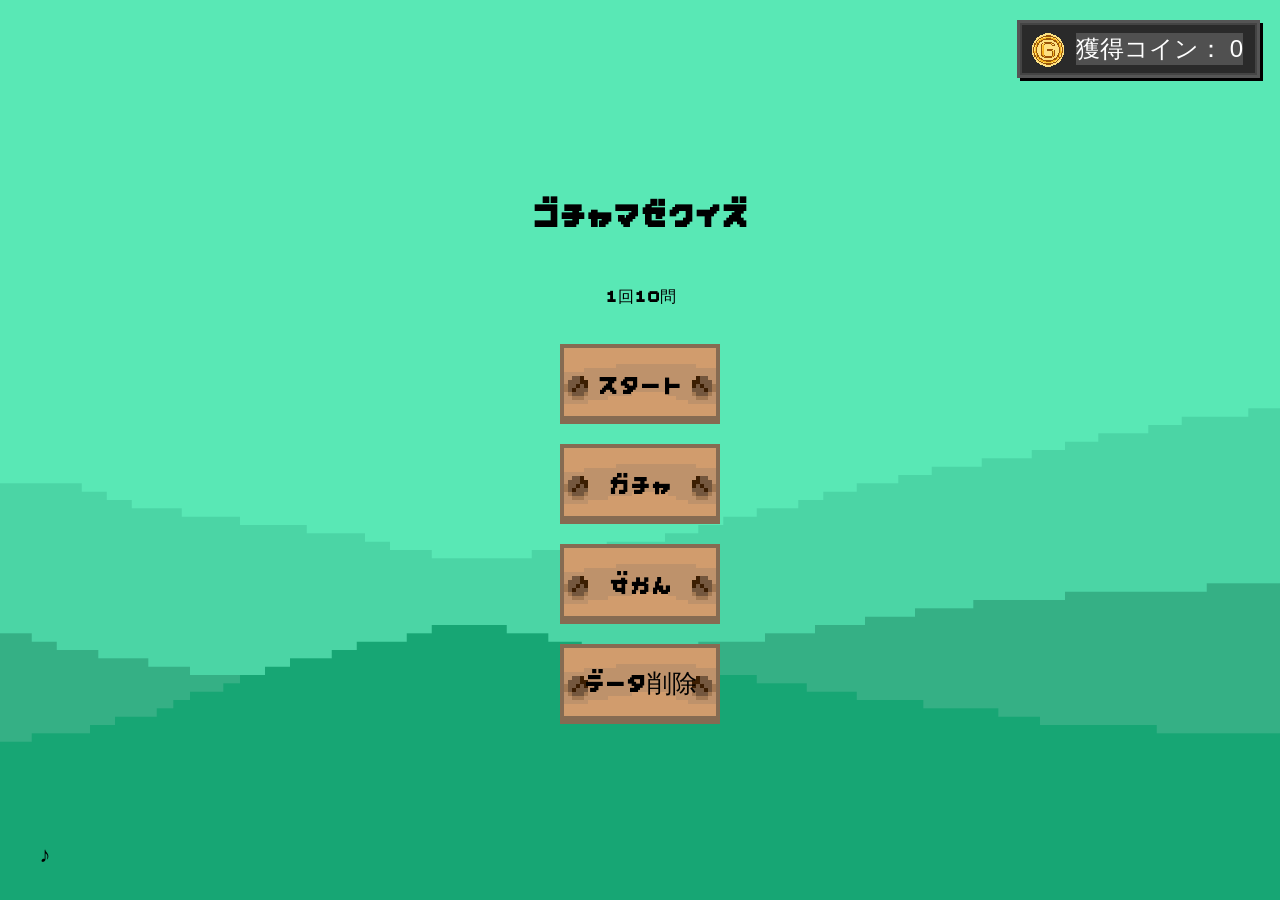
<file: quiz/index.html>
<!DOCTYPE html>
<html lang="ja">
<head>
    <meta charset="UTF-8">
    <meta name="viewport" content="width=device-width, initial-scale=1.0">
    <link rel="stylesheet" href="css/common.css">
    <link rel="stylesheet" href="css/index.css">
    <title>ゴチャマゼクイズ</title>
</head>

<body>
    
    <!-- 曲 -->
    <audio id="bgm" src="bgm/index.mp3" autoplay loop></audio> 

    <!-- 獲得コイン数 -->
    <div class="coins">
        <img src="img/coin.png" alt="">
        <p id="totalcoin">獲得コイン：０</p>
    </div>

    <!--BGMミュートボタン追加-->
    <button class="mute-btn" id="muteBtn" type="button" aria-label="BGMのミュート切り替え" title="BGM ON/OFF">
        ♪
    </button>

    <div class="container">
    <h1>ゴチャマゼクイズ</h1>
    <p>１回１０問</p>
    
    
    <!-- スタートボタン -->
    <button class="start-btn" onclick="location.href='quiz.html'">
        スタート
    </button>
    <!-- ガチャボタン -->
    <button class="gacha-btn" onclick="location.href='gacha.html'">
        ガチャ
    </button>
    <!-- 図鑑ボタン -->
    <button class="zukan-btn" onclick="location.href='zukan.html'">
        ずかん
    </button>
    <!-- データ削除ボタン -->
    <button class="delete-btn" onclick="confirmReset()">
      データ削除
    </button>
    
    </div>

    <!-- js -->
    <script src="common.js"></script>
    <script src="index.js"></script>
    <script>
        // ============================================================
        // データ削除：確認ダイアログ付き
        // ============================================================
        function confirmReset() {
            if (confirm('本当にデータを削除しますか？\nこの操作は元に戻せません。')) {
                resetcoin(); // common.js の関数を呼ぶ
            }
        }

        // ============================================================
        // コイン数更新時にアニメーション（common.jsからも呼び出し可）
        // ============================================================
        function animateCoin() {
            const coinsEl = document.querySelector('.coins');
            coinsEl.classList.remove('bounce');
            // 一度外してから付け直すことで再生させる
            void coinsEl.offsetWidth;
            coinsEl.classList.add('bounce');
        }
    </script>
</body>
</html>
</file>
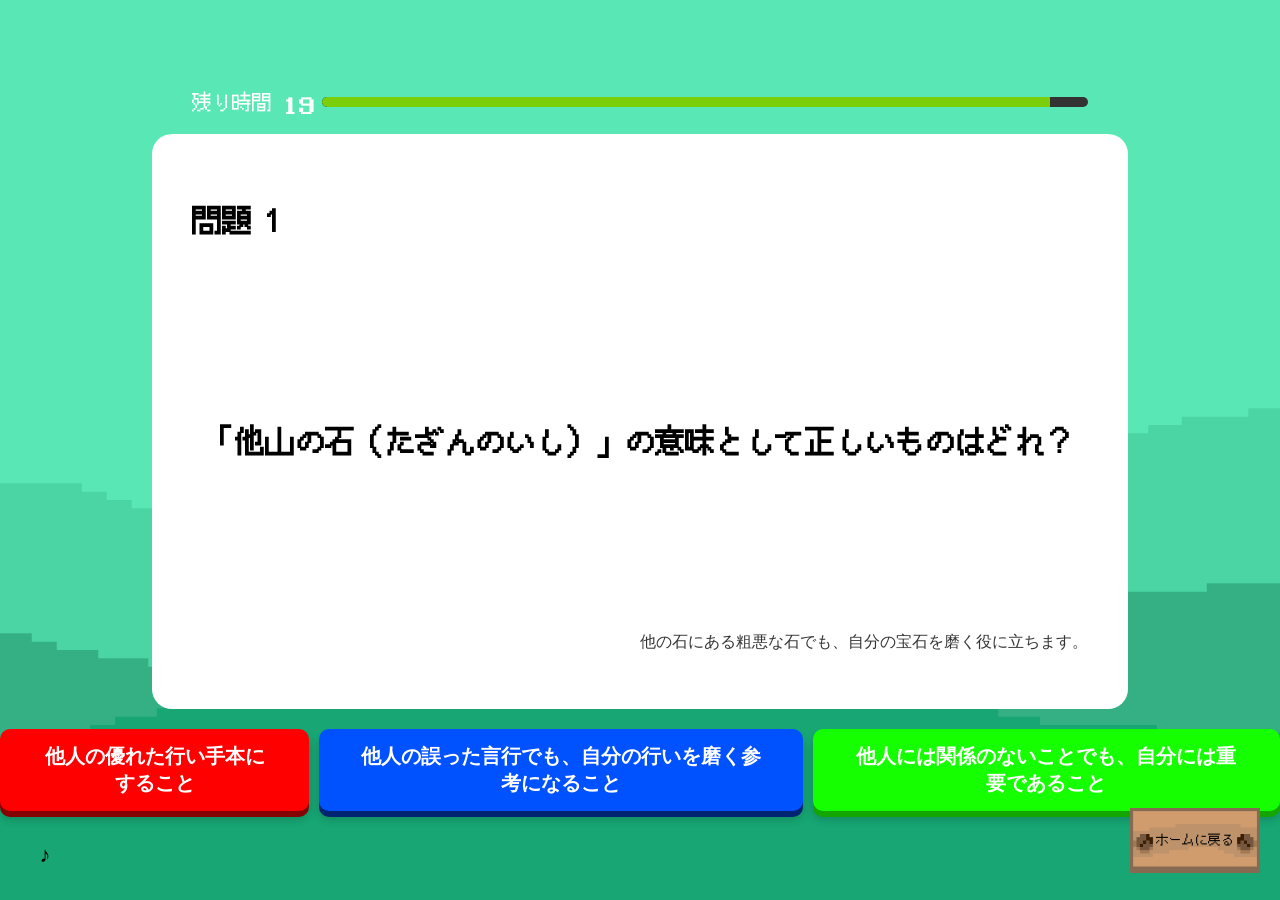
<file: quiz/quiz.html>
<!DOCTYPE html>
<html lang="ja">
<head>
    <meta charset="UTF-8">
    <meta name="viewport" content="width=device-width, initial-scale=1.0">
    <link rel="stylesheet" href="css/common.css">
    <link rel="stylesheet" href="css/quiz.css">
    <title>ゴチャマゼクイズ</title>
</head>
<body class="quiz-page">

    <!-- 曲 -->
    <audio id="bgm" src="bgm/quiz.mp3" autoplay loop></audio> 

    <!--BGMミュートボタン追加-->
    <button class="mute-btn" id="muteBtn" type="button" aria-label="BGMのミュート切り替え" title="BGM ON/OFF">
        ♪
    </button>

    <!-- 残り時間 -->
    <div id="timer-container">  
        <span id="timer-text">残り時間</span>
        <span id="timer-label">20</span>
        <div id="timer-bar-container">
            <div id="timer-bar"></div>
        </div>
    </div>

    <!-- 問題文 -->
    <div id="quiz">
        <p id="number">問題1</p>
        <h1 id="explanation">問題文表示</h3>
        <p id="hint">ヒント</p>
    </div>

    <!-- 選択肢 -->
        <div class="button-area">
            <button type="button" id="button1">1</button>
            <button type="button" id="button2">2</button>
            <button type="button" id="button3">3</button>
        </div>

    <!-- ホームボタン -->
        <button class="home-btn" onclick="location.href='index.html'">
            ホームに戻る
        </button>

    <!-- js -->
    <script src="common.js"></script>
    <script src="quiz.js"></script>
</body>
</html>
</file>
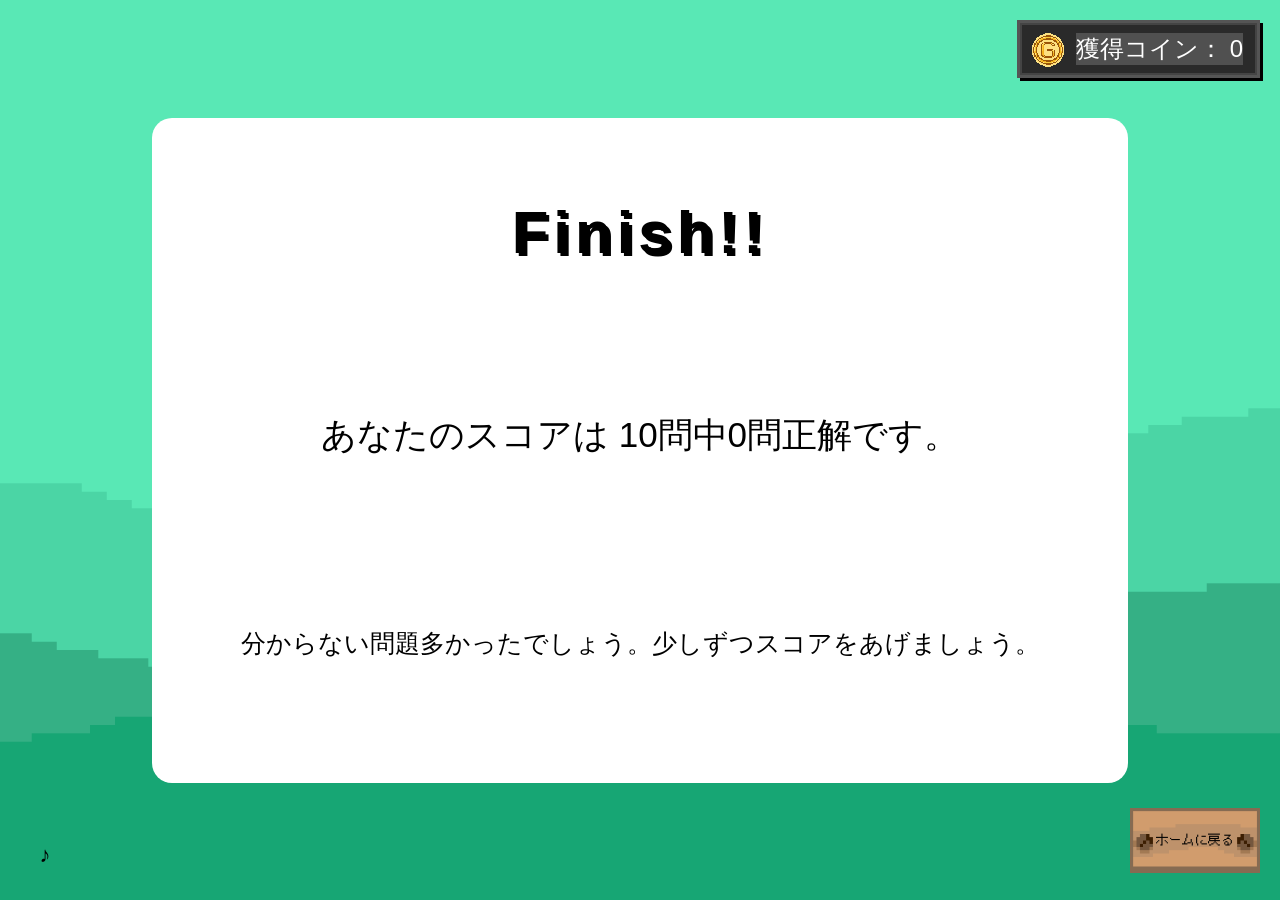
<file: quiz/result.html>
<!DOCTYPE html>
<html lang="ja">
<head>
    <meta charset="UTF-8">
    <meta name="viewport" content="width=device-width, initial-scale=1.0">
    <link rel="stylesheet" href="css/common.css">
    <link rel="stylesheet" href="css/result.css">
    <title>ゴチャマゼクイズ</title>
</head>
<body class="result-page">

    <!-- 曲 -->
    <audio id="bgm" src="bgm/result.mp3" autoplay loop></audio> 

    <!--BGMミュートボタン追加-->
    <button class="mute-btn" id="muteBtn" type="button" aria-label="BGMのミュート切り替え" title="BGM ON/OFF">
        ♪
    </button>

    <!-- 獲得コイン数 -->
    <div class="coins">
        <img src="img/coin.png" alt="">
        <p id="totalcoin">獲得コイン：０</p>
    </div>

    <!-- 結果表示エリア -->
    <div id="result">
        <p id="finish">Finish!!</h1>
        <p id="comment1">あなたのスコアは○問正解です</p>
        <p id="comment2">おめでとう</p>
    </div>

    <!-- ホームボタン -->
    <button class="home-btn" onclick="location.href='index.html'">
        ホームに戻る
    </button>

    <!-- js -->
    <script src="common.js"></script>
    <script src="result.js"></script>
</body>
</html>
</file>
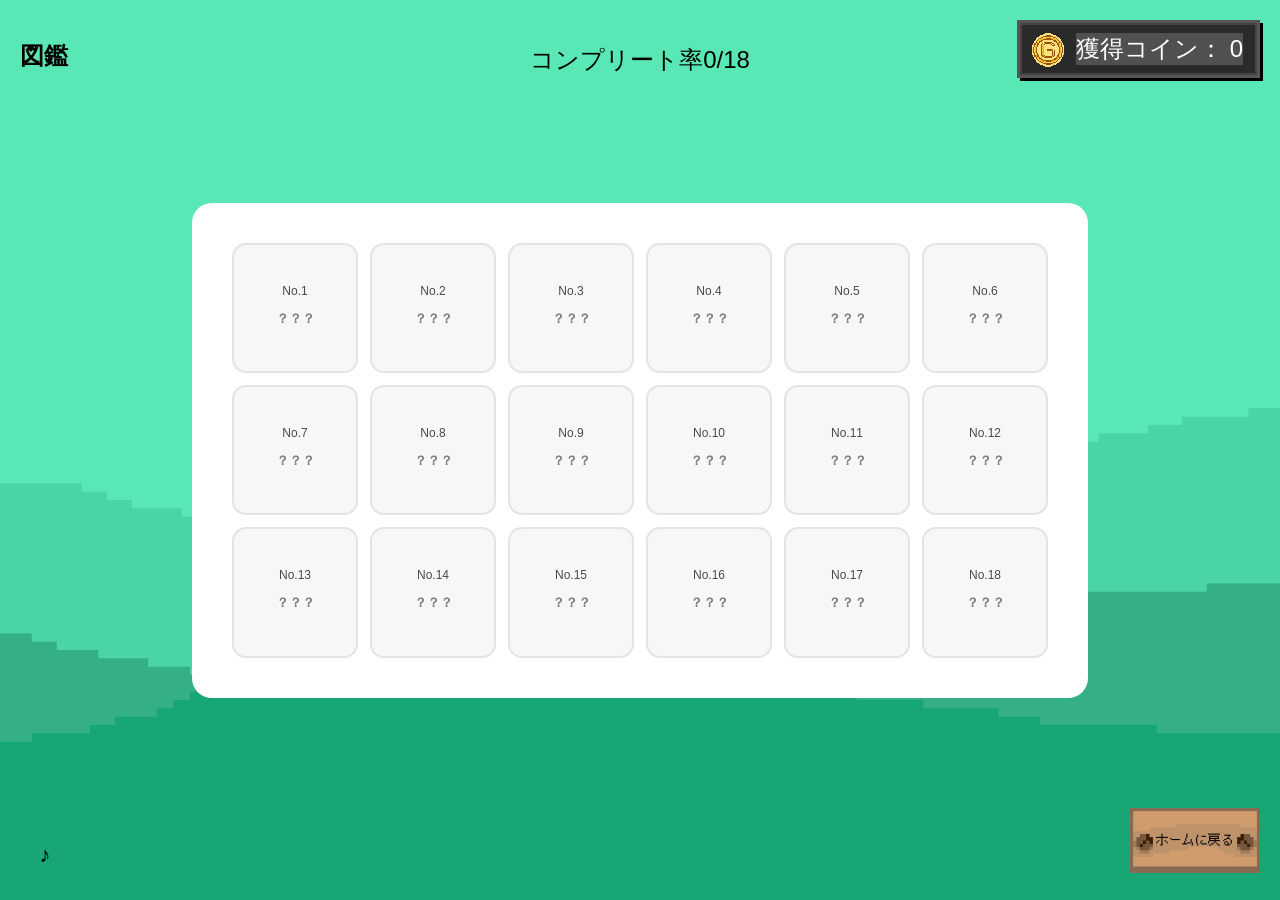
<file: quiz/zukan.html>
<!DOCTYPE html>
<html lang="ja">
<head>
    <meta charset="UTF-8">
    <meta name="viewport" content="width=device-width, initial-scale=1.0">
    <link rel="stylesheet" href="css/common.css">
    <link rel="stylesheet" href="css/zukan.css">
    <title>ゴチャマゼクイズ</title>
</head>
<body class="zukan-page">

    <!-- 曲 -->
    <audio id="bgm" src="bgm/zukan.mp3" autoplay loop></audio> 

    <!--BGMミュートボタン追加-->
    <button class="mute-btn" id="muteBtn" type="button" aria-label="BGMのミュート切り替え" title="BGM ON/OFF">
        ♪
    </button>

    <!-- 獲得コイン数 -->
    <div class="coins">
        <img src="img/coin.png" alt="">
        <p id="totalcoin">獲得コイン：０</p>
    </div>

    <h2 id="zukanH2">図鑑</h2>

    <!-- コンプリート率 -->
    <p id="collect">コンプリート率0/0</p>

    <div id="encyclopedia">
    <!-- 18枠（未取得は初期状態で？？？表示） -->
    <div class="zukan-slot locked" data-id="1">
      <div class="slot-no">No.1</div>
      <img class="slot-img" alt="">
      <div class="slot-name">???</div>
      <div class="slot-count"></div>
    </div>

    <div class="zukan-slot locked" data-id="2">
      <div class="slot-no">No.2</div>
      <img class="slot-img" alt="">
      <div class="slot-name">???</div>
      <div class="slot-count"></div>
    </div>

    <div class="zukan-slot locked" data-id="3">
      <div class="slot-no">No.3</div>
      <img class="slot-img" alt="">
      <div class="slot-name">???</div>
      <div class="slot-count"></div>
    </div>

    <div class="zukan-slot locked" data-id="4">
      <div class="slot-no">No.4</div>
      <img class="slot-img" alt="">
      <div class="slot-name">???</div>
      <div class="slot-count"></div>
    </div>

    <div class="zukan-slot locked" data-id="5">
      <div class="slot-no">No.5</div>
      <img class="slot-img" alt="">
      <div class="slot-name">???</div>
      <div class="slot-count"></div>
    </div>

    <div class="zukan-slot locked" data-id="6">
      <div class="slot-no">No.6</div>
      <img class="slot-img" alt="">
      <div class="slot-name">???</div>
      <div class="slot-count"></div>
    </div>

    <div class="zukan-slot locked" data-id="7">
      <div class="slot-no">No.7</div>
      <img class="slot-img" alt="">
      <div class="slot-name">???</div>
      <div class="slot-count"></div>
    </div>

    <div class="zukan-slot locked" data-id="8">
      <div class="slot-no">No.8</div>
      <img class="slot-img" alt="">
      <div class="slot-name">???</div>
      <div class="slot-count"></div>
    </div>

    <div class="zukan-slot locked" data-id="9">
      <div class="slot-no">No.9</div>
      <img class="slot-img" alt="">
      <div class="slot-name">???</div>
      <div class="slot-count"></div>
    </div>

    <div class="zukan-slot locked" data-id="10">
      <div class="slot-no">No.10</div>
      <img class="slot-img" alt="">
      <div class="slot-name">???</div>
     <div class="slot-count"></div>
    </div>

    <div class="zukan-slot locked" data-id="11">
      <div class="slot-no">No.11</div>
      <img class="slot-img" alt="">
      <div class="slot-name">???</div>
      <div class="slot-count"></div>
    </div>

    <div class="zukan-slot locked" data-id="12">
      <div class="slot-no">No.12</div>
      <img class="slot-img" alt="">
      <div class="slot-name">???</div>
      <div class="slot-count"></div>
    </div>

    <div class="zukan-slot locked" data-id="13">
      <div class="slot-no">No.13</div>
      <img class="slot-img" alt="">
      <div class="slot-name">???</div>
      <div class="slot-count"></div>
    </div>

    <div class="zukan-slot locked" data-id="14">
      <div class="slot-no">No.14</div>
      <img class="slot-img" alt="">
      <div class="slot-name">???</div>
      <div class="slot-count"></div>
    </div>

    <div class="zukan-slot locked" data-id="15">
      <div class="slot-no">No.15</div>
      <img class="slot-img" alt="">
      <div class="slot-name">???</div>
      <div class="slot-count"></div>
    </div>

    <div class="zukan-slot locked" data-id="16">
      <div class="slot-no">No.16</div>
      <img class="slot-img" alt="">
      <div class="slot-name">???</div>
      <div class="slot-count"></div>
    </div>

    <div class="zukan-slot locked" data-id="17">
      <div class="slot-no">No.17</div>
      <img class="slot-img" alt="">
      <div class="slot-name">???</div>
      <div class="slot-count"></div>
    </div>
  
    <div class="zukan-slot locked" data-id="18">
      <div class="slot-no">No.18</div>
      <img class="slot-img" alt="">
      <div class="slot-name">???</div>
      <div class="slot-count"></div>
    </div>
  </div>

    <!-- ホームボタン -->
    <button class="home-btn" onclick="location.href='index.html'">
        ホームに戻る
    </button>

    <!-- js -->
    <script src="common.js"></script>
    <script src="zukan.js"></script>
</body>
</html>
</file>
<file: quiz/css/common.css>
/* ===========================
   common.css - 全ページ共通
   =========================== */

/* フォント定義 */
@font-face {
    font-family: "x10y12pxDonguriDuel";
    src: url("../fonts/x10y12pxDonguriDuel.ttf");
}

@font-face {
    font-family: "PixelMplus12-Regular";
    src: url("../fonts/PixelMplus12-Regular.ttf");
}

@font-face {
    font-family: "x8y12pxTheStrongGamer";
    src: url("../fonts/x8y12pxTheStrongGamer.ttf");
}

/* ページ共通レイアウト */
body {
    margin: 0;
    height: 100vh;
    display: flex;
    justify-content: center;
    align-items: center;
    font-family: sans-serif;
    background-image: url("../img/bg.png");
    background-size: cover;
    background-position: center;
    background-repeat: no-repeat;
}

/* コイン表示（右上固定） */
.coins {
    position: fixed;
    top: 20px;
    right: 20px;
    display: flex;
    align-items: center;
    gap: 8px;
    z-index: 1000;
   /* ピクセル風のパネル風に */
    background: #2a2a2a;
    border: 3px solid #555;
    box-shadow: 3px 3px 0px #000, inset 0 0 0 2px #444;
    padding: 6px 14px 6px 8px;
    image-rendering: pixelated;
}

.coins img {
    width: 40px;
    height: auto;
}

#totalcoin {
    font-size: 150%;
    color: white;
    margin: 0;
    background-color: #505050;
}

/* ホームボタン（右下固定） */
.home-btn {
    position: fixed;
    bottom: 20px;
    right: 20px;
    width: 130px;
    height: 80px;
    font-size: 13px;
    cursor: pointer;
    font-family: 'PixelMplus12-Regular', Courier, monospace;
    color: black;
    border: none;
    background: none;
    background-image: url("../img/button.png");
    background-size: contain;
    background-position: center;
    background-repeat: no-repeat;
    transition: transform 0.1s;
}

.home-btn:hover {
    transform: scale(1.05);
}

.home-btn:active {
    transform: scale(0.95);
}

/*追加*/
/* フォーカス時のアウトライン（キーボード操作用） */
.home-btn:focus-visible {
    outline: 3px solid #FFD700;
    outline-offset: 4px;
}

/* BGMミュートボタン（左下固定） */
.mute-btn {
    position: fixed;
    bottom: 20px;
    left: 20px;
    width: 50px;
    height: 50px;
    font-size: 22px;
    cursor: pointer;
    border: 3px solid var(--color-border);
    background: var(--color-bg-panel);
    box-shadow: var(--shadow-panel);
    color: var(--color-text);
    display: flex;
    align-items: center;
    justify-content: center;
    transition: var(--transition-btn);
    image-rendering: pixelated;
    z-index: 1000;
}

.mute-btn:hover {
    transform: scale(1.05);
}

.mute-btn:active {
    transform: scale(0.95);
}

.mute-btn:focus-visible {
    outline: 3px solid #FFD700;
    outline-offset: 4px;
}

/* アニメーション無効化（アクセシビリティ） */
@media (prefers-reduced-motion: reduce) {
    *,
    *::before,
    *::after {
        animation-duration: 0.01ms !important;
        transition-duration: 0.01ms !important;
    }
}
</file>
<file: quiz/css/index.css>
/* ===========================
   index.css - トップページ
   =========================== */

/* コンテナ（タイトル＋ボタン群） */
.container {
    display: flex;
    flex-direction: column;
    align-items: center;
    gap: 20px;
    font-family: 'x10y12pxDonguriDuel', Courier, monospace;
    /* 下から浮かび上がるフェードイン */
    animation: slideUp 0.5s ease-out both;
}

@keyframes slideUp {
    from {
        opacity: 0;
        transform: translateY(24px);
    }
    to {
        opacity: 1;
        transform: translateY(0);
    }
}

/* ボタン共通スタイル（スタート・ガチャ・ずかん・削除） */
.start-btn,
.gacha-btn,
.zukan-btn,
.delete-btn {
    width: 220px;
    height: 80px;
    font-size: 25px;
    cursor: pointer;
    font-family: 'x10y12pxDonguriDuel', Courier, monospace;
    color: black;
    border: none;
    background: none;
    background-image: url("../img/button.png");
    background-size: contain;
    background-position: center;
    background-repeat: no-repeat;
    transition: var(--transition-btn);
    /* ボタンを順番に表示 */
    animation: slideUp 0.5s ease-out both;
}

.start-btn:hover,
.gacha-btn:hover,
.zukan-btn:hover,
.delete-btn:hover {
    transform: scale(1.05);
}

.start-btn:active,
.gacha-btn:active,
.zukan-btn:active,
.delete-btn:active {
    transform: scale(0.95);
}

/* フォーカス時のアウトライン（キーボード操作用） */
.start-btn:focus-visible,
.gacha-btn:focus-visible,
.zukan-btn:focus-visible,
.delete-btn:focus-visible {
    outline: 3px solid #FFD700;
    outline-offset: 4px;
}
</file>
<file: quiz/css/quiz.css>
/* ===========================
   quiz.css - クイズページ
   =========================== */

.quiz-page {
    flex-direction: column;
    background-image: url("../img/bg.png");
    background-attachment: fixed;
}

/* タイマー全体 */
#timer-container {
    width: 70%;
    display: flex;
    align-items: center;
    gap: 10px;
    margin-bottom: 20px;
    color: white;
}

/* 残り時間ラベル文字 */
#timer-text {
    flex-shrink: 0;
    font-size: 20px;
    font-family: 'PixelMplus12-Regular', monospace;
}

/* カウントダウン数字 */
#timer-label {
    flex-shrink: 0;
    width: 30px;
    text-align: right;
    font-size: 25px;
    font-family: "x8y12pxTheStrongGamer", monospace;
}

/* バー外枠 */
#timer-bar-container {
    flex-grow: 1;
    height: 10px;
    background-color: #333;
    border-radius: 5px;
    overflow: hidden;
}

/* バー本体 */
#timer-bar {
    height: 100%;
    width: 100%;
    background-color: #2196F3;
    border-radius: 5px 0 0 5px;
    transition: width 1s linear, background-color 1s linear;
}

/* 問題カード */
#quiz {
    width: 70%;
    height: 55%;
    border-radius: 20px;
    background-color: #ffffff;
    display: flex;
    flex-direction: column;
    padding: 40px;
}

/* 問題番号 */
#number {
    font-family: "PixelMplus12-Regular", sans-serif;
    font-size: 30px;
    color: black;
    font-weight: bold;
}

/* 問題文 */
#explanation {
    flex: 1;
    display: flex;
    align-items: center;
    justify-content: center;
    font-family: "PixelMplus12-Regular", sans-serif;
    font-size: 30px;
    color: black;
}

/* ヒント */
#hint {
    color: rgb(53, 53, 53);
    text-align: right;
    font-size: 16px;
}

/* 回答ボタンエリア */
.button-area {
    margin-top: 20px;
    display: flex;
    gap: 10px;
}

/* 回答ボタン 共通 */
.button-area button {
    padding: 14px 36px;
    font-size: 20px;
    border: none;
    border-radius: 10px;
    cursor: pointer;
    font-weight: 700;
    transition: all 0.1s ease;
    position: relative;
    top: 0;
    color: white;
}

/* ボタン1（赤） */
#button1 {
    background: #ff0000;
    box-shadow: 0 6px 0 #840303, 0 8px 10px rgba(0, 0, 0, 0.2);
}

#button1:active {
    top: 4px;
    box-shadow: 0 2px 0 #ab0000, 0 4px 6px rgba(0, 0, 0, 0.2);
}

/* ボタン2（青） */
#button2 {
    background: #0051ff;
    box-shadow: 0 6px 0 #002472, 0 8px 10px rgba(0, 0, 0, 0.2);
}

#button2:active {
    top: 4px;
    box-shadow: 0 2px 0 #0051ff, 0 4px 6px rgba(0, 0, 0, 0.2);
}

/* ボタン3（緑） */
#button3 {
    background: #15ff00;
    box-shadow: 0 6px 0 #13a500, 0 8px 10px rgba(0, 0, 0, 0.2);
}

#button3:active {
    top: 4px;
    box-shadow: 0 2px 0 #91ff00, 0 4px 6px rgba(0, 0, 0, 0.2);
}
</file>
<file: quiz/css/result.css>
/* ===========================
   result.css - リザルトページ
   =========================== */

.result-page {
    flex-direction: column;
    background-image: url("../img/bg.png");
    background-attachment: fixed;
}

/* 結果カード */
#result {
    width: 70%;
    height: 65%;
    border-radius: 20px;
    background-color: #ffffff;
    display: flex;
    flex-direction: column;
    padding: 40px;
}

/* FINISH!! 見出し */
#finish {
    margin-top: 40px;
    font-size: 60px;
    font-weight: bold;
    color: black;
    text-shadow: 3px 3px 0px black;
    letter-spacing: 5px;
    text-align: center;
}

/* コメント1（スコア表示） */
#comment1 {
    flex: 1;
    display: flex;
    align-items: center;
    justify-content: center;
    font-size: 35px;
}

/* コメント2（メッセージ） */
#comment2 {
    flex: 1;
    display: flex;
    align-items: center;
    justify-content: center;
    font-size: 25px;
}
</file>
<file: quiz/css/zukan.css>
/* ===========================
   zukan.css - 図鑑ページ
   =========================== */

.zukan-page {
    flex-direction: column;
    background-image: url("../img/bg.png");
    background-attachment: fixed;
}

/* 図鑑タイトル（左上固定） */
#zukanH2 {
    position: fixed;
    top: 20px;
    left: 20px;
    display: flex;
    align-items: center;
    gap: 8px;
}

/* コンプリート率（上部中央固定） */
#collect {
    position: fixed;
    top: 20px;
    font-size: 150%;
}  

/* 図鑑カード（全体） */
#encyclopedia {
  width: 70%;
  height: 55%;
  border-radius: 20px;
  background-color: #ffffff;
  padding: 40px;
  box-sizing: border-box;

  display: grid;
  grid-template-columns: repeat(6, 1fr); /* 6列×3行で18枠 */
  gap: 12px;
  overflow-y: auto;
}

/* 1枠 */
.zukan-slot {
  background: #f7f7f7;
  border-radius: 14px;
  padding: 10px;
  box-sizing: border-box;
  border: 2px solid rgba(0,0,0,0.08);

  display: flex;
  flex-direction: column;
  align-items: center;
  justify-content: center;
  min-height: 120px;
}

/* No表示 */
.slot-no {
  font-size: 12px;
  opacity: 0.7;
  margin-bottom: 6px;
}

/* 画像 */
.slot-img {
  max-width: 100%;
  max-height: 70px;
  object-fit: contain;
  display: block;
}

/* 名前 */
.slot-name {
  font-size: 13px;
  font-weight: bold;
  text-align: center;
  margin-top: 6px;
  word-break: break-word;
}

/* 個数 */
.slot-count {
  font-size: 12px;
  margin-top: 4px;
  opacity: 0.8;
}

/* 未取得（locked） */
.zukan-slot.locked .slot-img {
  display: none; /* 未取得は画像を隠す */
}
.zukan-slot.locked .slot-name {
  opacity: 0.5;
}
</file>
